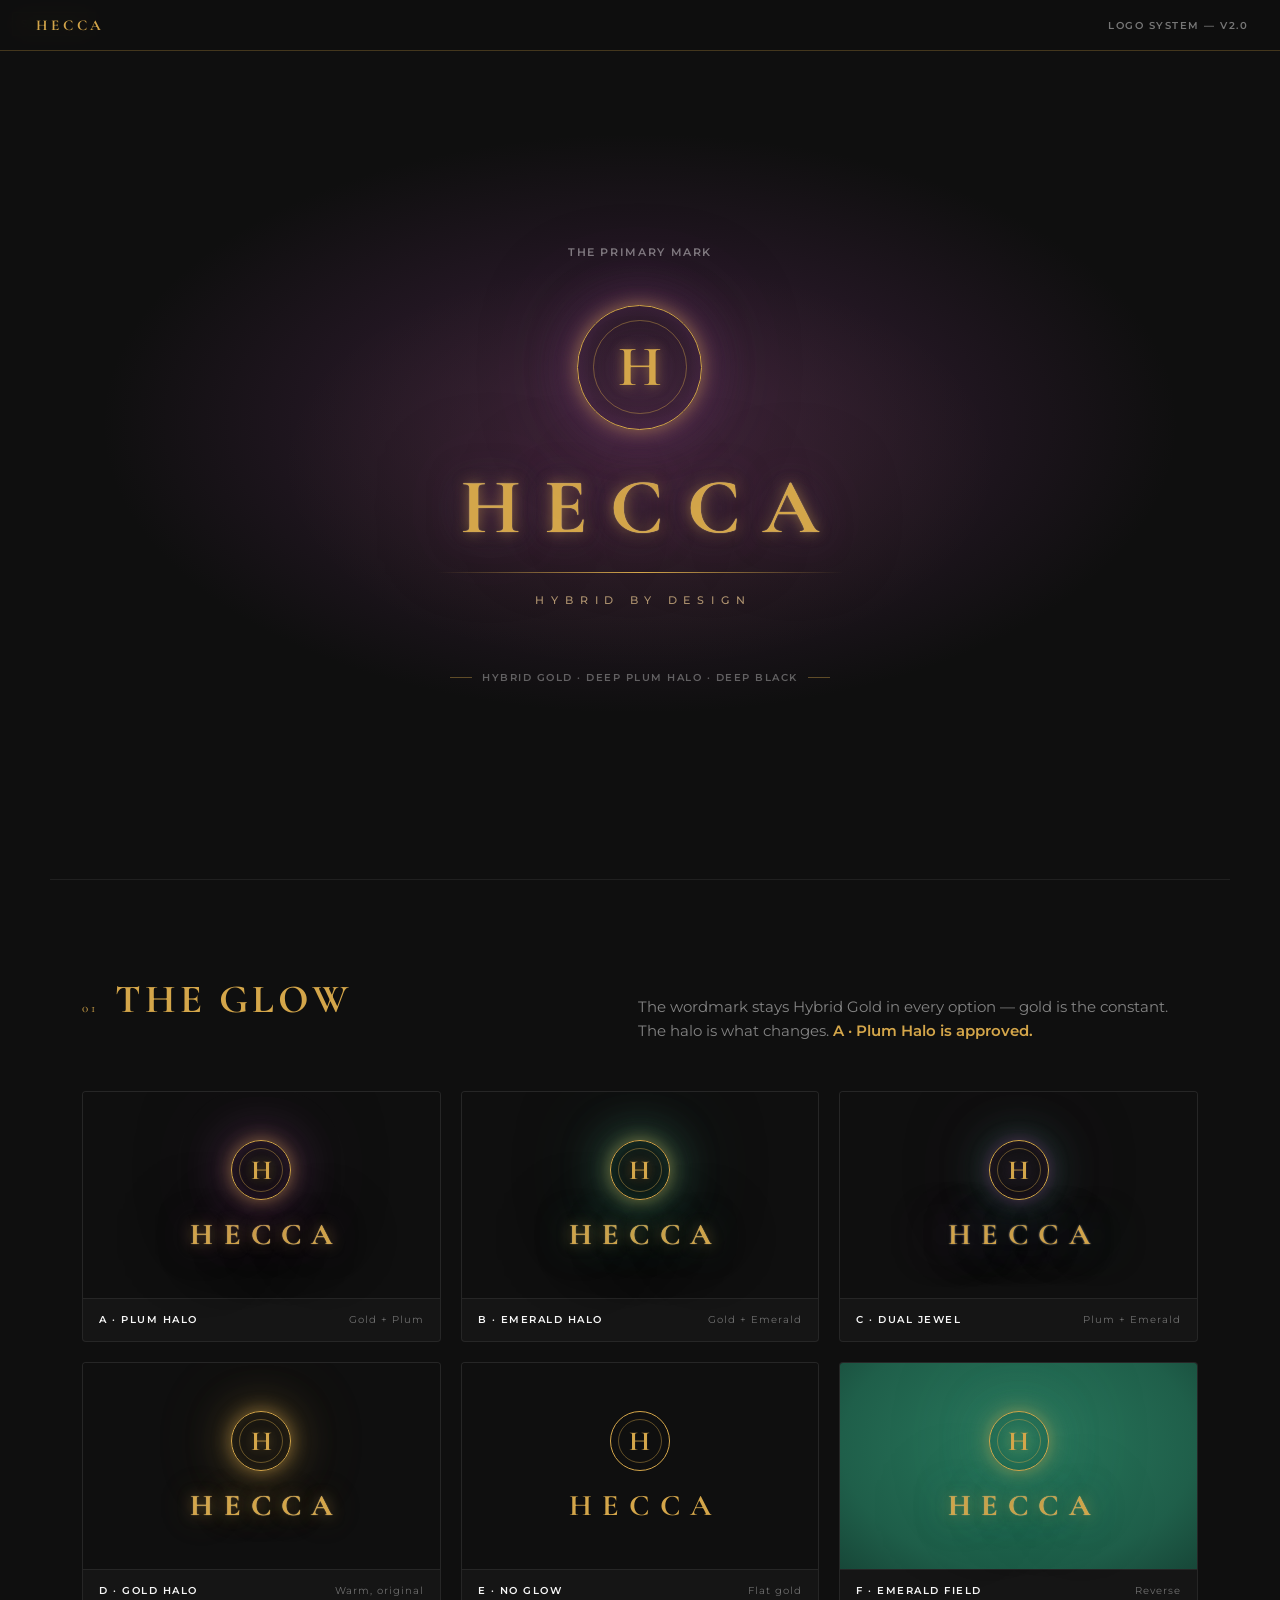
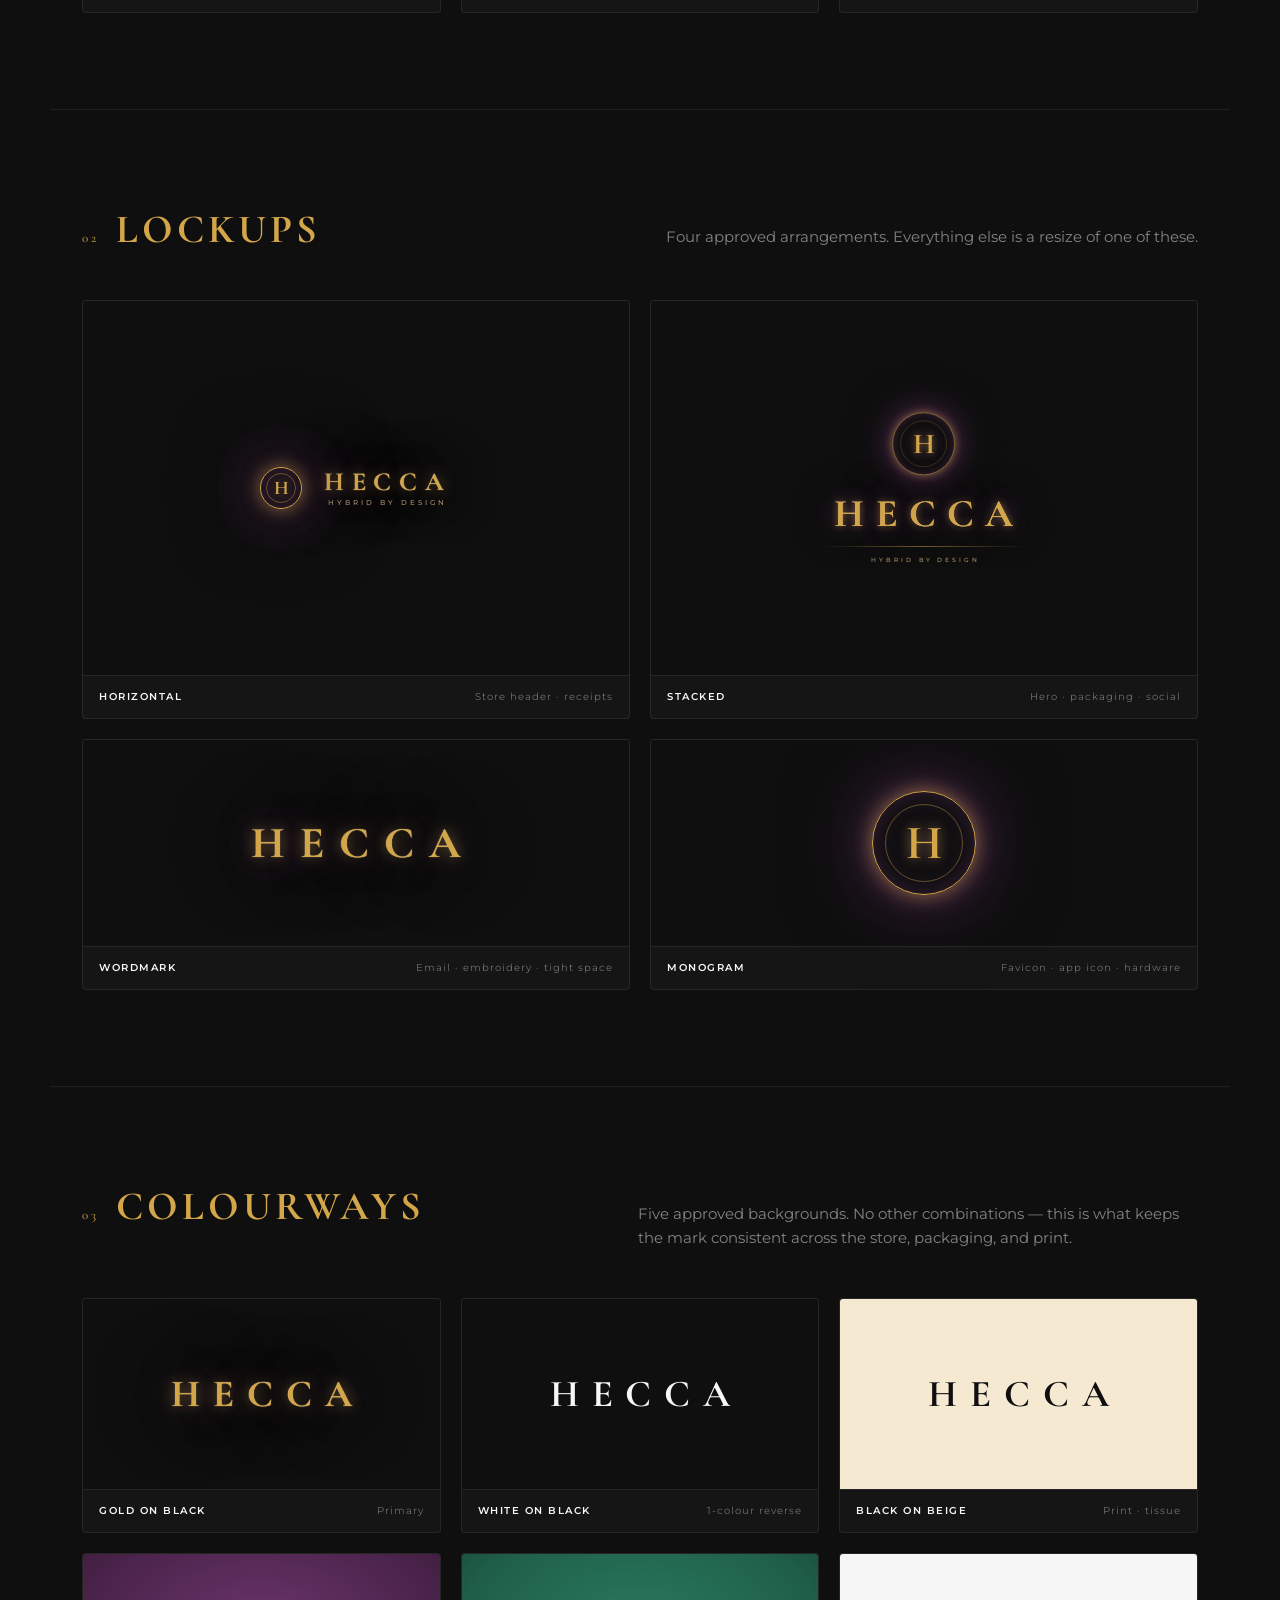
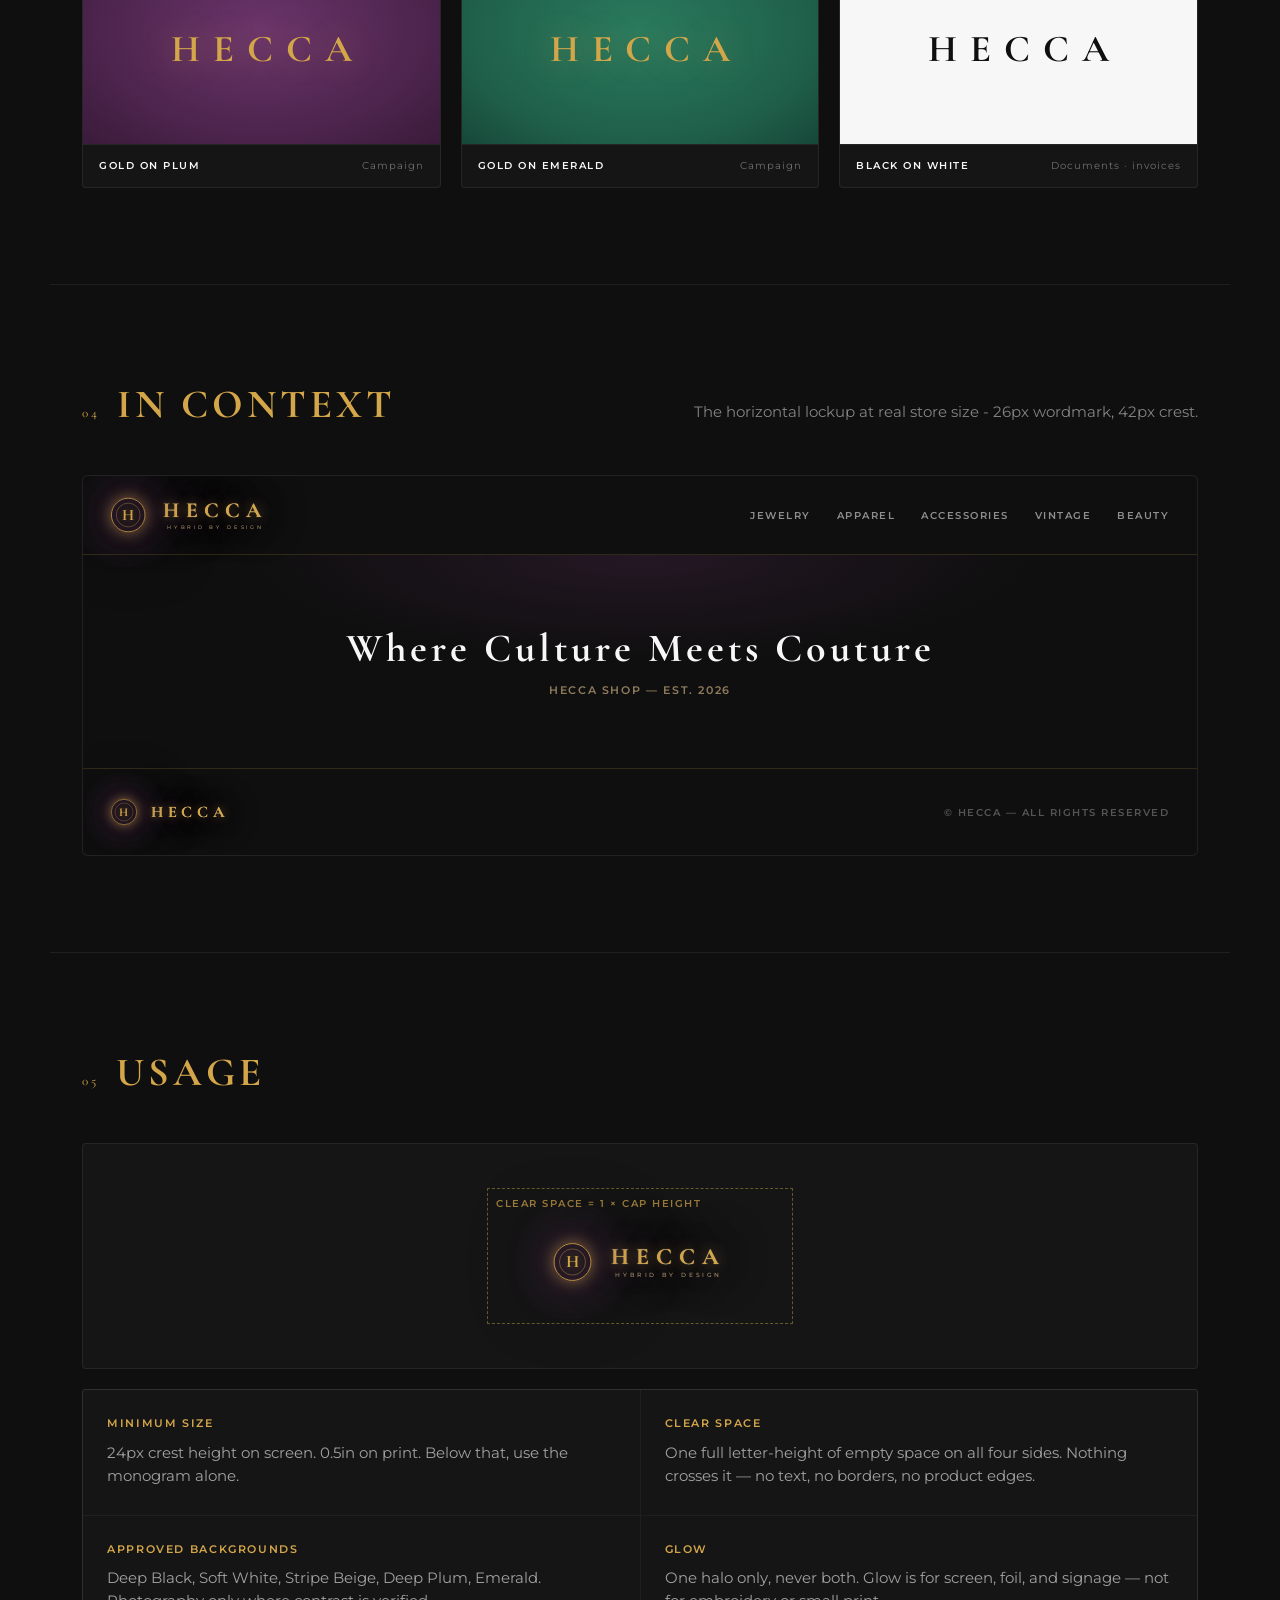
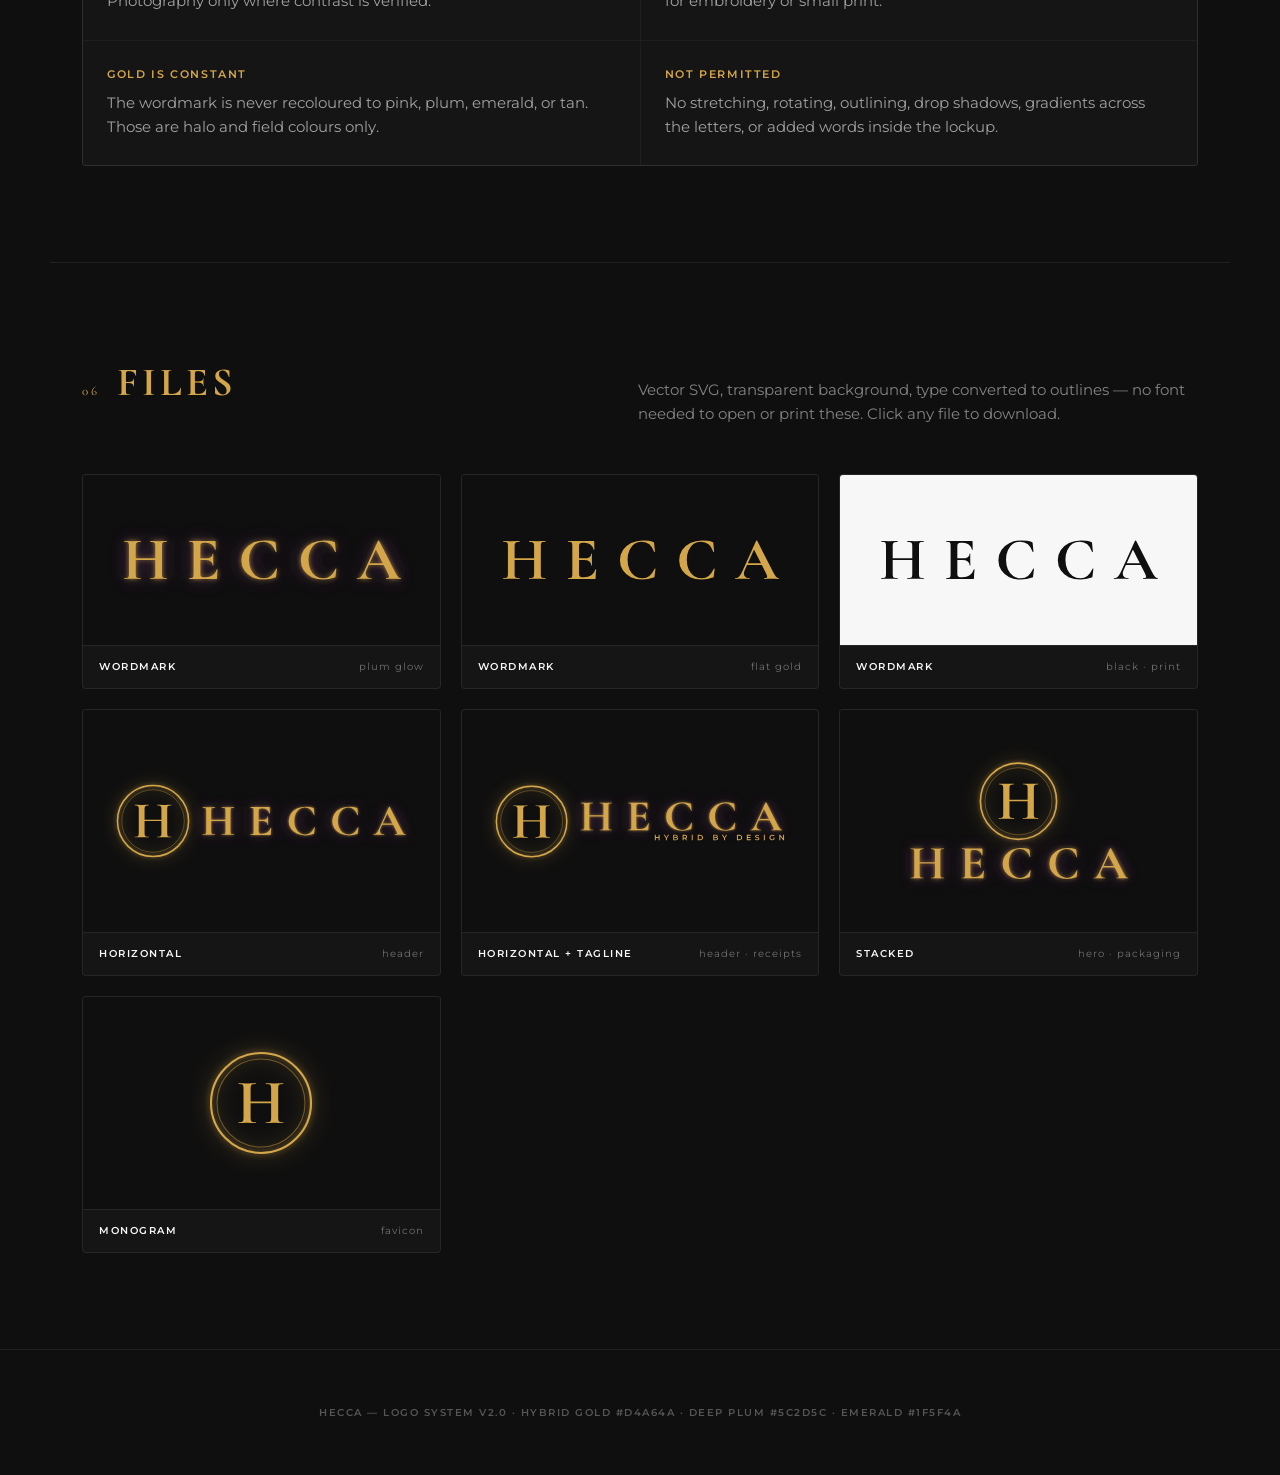
<file: logo.html>
<!DOCTYPE html>
<html lang="en">
<head>
<meta charset="UTF-8" />
<meta name="viewport" content="width=device-width, initial-scale=1.0" />
<title>HECCA — Logo System v2</title>
<link href="https://fonts.googleapis.com/css2?family=Cormorant+Garamond:ital,wght@0,400;0,500;0,600;0,700;1,400&family=Montserrat:wght@300;400;500;600;700&display=swap" rel="stylesheet" />
<style>
  :root{
    --gold:#D4A64A;
    --gold-hi:#EFD49A;
    --gold-lo:#B4863A;
    --black:#0F0F0F;
    --white:#F7F7F7;
    --pink:#E84C7F;
    --tan:#C8A97E;
    --beige:#F5E9D2;
    --plum:#5C2D5C;
    --emerald:#1F5F4A;
    --emerald-hi:#3E8C6E;
    --card:#151515;
    --line:rgba(212,166,74,.28);

    /* ---- Families (brand guide 05) ---- */
    --font-display:'Cormorant Garamond', Georgia, serif;
    --font-body:'Montserrat', Arial, sans-serif;

    /* ---- Type scale, hard-coded from the brand guide's hierarchy ---- */
    /* H1 — Hero        Cormorant Garamond 700 · 64–80px · 0.3em  */
    --h1-size:clamp(64px, 7.2vw, 80px);
    --h1-weight:700;
    --h1-track:.3em;
    --h1-leading:1.1;

    /* H2 — Section     Cormorant Garamond 700 · 32–40px · 0.1em  */
    --h2-size:clamp(32px, 3.6vw, 40px);
    --h2-weight:700;
    --h2-track:.1em;
    --h2-leading:1.15;

    /* Body             Montserrat 400 · 14–16px · normal        */
    --body-size:clamp(14px, 1.15vw, 16px);
    --body-weight:400;
    --body-track:normal;
    --body-leading:1.6;

    /* Pull Quote       Cormorant Garamond Italic 400 · 22–28px  */
    --quote-size:clamp(22px, 2.4vw, 28px);
    --quote-weight:400;
    --quote-track:normal;
    --quote-leading:1.5;

    /* Label            Montserrat 600 · 10–12px · 0.15em        */
    --label-size:clamp(10px, .85vw, 12px);
    --label-weight:600;
    --label-track:.15em;
    --label-leading:1.4;
  }

  /* ---- Type utilities: use these instead of ad-hoc sizes ---- */
  .t-h1{
    font-family:var(--font-display);
    font-weight:var(--h1-weight);
    font-size:var(--h1-size);
    letter-spacing:var(--h1-track);
    line-height:var(--h1-leading);
    text-transform:uppercase;
  }
  .t-h2{
    font-family:var(--font-display);
    font-weight:var(--h2-weight);
    font-size:var(--h2-size);
    letter-spacing:var(--h2-track);
    line-height:var(--h2-leading);
    text-transform:uppercase;
  }
  .t-body{
    font-family:var(--font-body);
    font-weight:var(--body-weight);
    font-size:var(--body-size);
    letter-spacing:var(--body-track);
    line-height:var(--body-leading);
  }
  .t-quote{
    font-family:var(--font-display);
    font-style:italic;
    font-weight:var(--quote-weight);
    font-size:var(--quote-size);
    letter-spacing:var(--quote-track);
    line-height:var(--quote-leading);
  }
  .t-label{
    font-family:var(--font-body);
    font-weight:var(--label-weight);
    font-size:var(--label-size);
    letter-spacing:var(--label-track);
    line-height:var(--label-leading);
    text-transform:uppercase;
  }
  .t-label-sm{
    font-family:var(--font-body);
    font-weight:var(--label-weight);
    font-size:10px;
    letter-spacing:.15em;
    line-height:1.4;
    text-transform:uppercase;
  }
  *{box-sizing:border-box;margin:0;padding:0}
  html{scroll-behavior:smooth}
  body{
    background:var(--black);color:var(--white);
    font-family:'Montserrat',Arial,sans-serif;
    -webkit-font-smoothing:antialiased;
    overflow-x:hidden;
  }
  .display{font-family:'Cormorant Garamond',Georgia,serif}

  /* ============ TOP BAR ============ */
  .topbar{
    position:sticky;top:0;z-index:40;
    display:flex;justify-content:space-between;align-items:center;
    padding:16px 32px;
    background:rgba(15,15,15,.92);
    border-bottom:1px solid var(--line);
    backdrop-filter:blur(12px);
  }
  .tb-mark{
    font-family:'Cormorant Garamond',serif;font-weight:700;
    letter-spacing:.26em;font-size:15px;color:var(--gold);
    padding-left:.26em;
  }
  .tb-label{
    font-family:var(--font-body);
    font-weight:var(--label-weight);
    font-size:10px;letter-spacing:.15em;text-transform:uppercase;
    color:rgba(247,247,247,.45);
  }

  /* ============ HERO ============ */
  .hero{
    position:relative;min-height:92vh;
    display:flex;flex-direction:column;align-items:center;justify-content:center;
    padding:80px 24px;overflow:hidden;
  }
  .hero::before{
    content:'';position:absolute;inset:0;
    background:
      radial-gradient(ellipse 60% 50% at 50% 45%, rgba(92,45,92,.55) 0%, transparent 70%),
      radial-gradient(ellipse 40% 35% at 50% 50%, rgba(212,166,74,.10) 0%, transparent 70%);
    pointer-events:none;
  }
  .hero-inner{position:relative;z-index:1;display:flex;flex-direction:column;align-items:center}
  .eyebrow{
    font-family:var(--font-body);
    font-weight:var(--label-weight);
    font-size:var(--label-size);letter-spacing:var(--label-track);
    line-height:var(--label-leading);text-transform:uppercase;
    color:rgba(247,247,247,.45);margin-bottom:44px;
  }
  .stamp{
    margin-top:64px;display:flex;gap:10px;align-items:center;
    font-family:var(--font-body);
    font-weight:var(--label-weight);
    font-size:10px;letter-spacing:.15em;
    line-height:1.4;text-transform:uppercase;
    color:rgba(247,247,247,.35);
  }
  .stamp i{width:22px;height:1px;background:rgba(212,166,74,.4);display:block}

  /* ============ LOCKUP PRIMITIVES ============ */
  .lockup{display:flex;flex-direction:column;align-items:center;gap:0}
  .crest{
    position:relative;
    width:1em;height:1em;border-radius:50%;
    border:1.5px solid var(--gold);
    display:grid;place-items:center;
    flex:none;
  }
  .crest::before{
    content:'';position:absolute;inset:12%;
    border-radius:50%;border:1px solid rgba(212,166,74,.42);
  }
  .crest-h{
    font-family:'Cormorant Garamond',serif;font-weight:700;
    font-size:.46em;line-height:1;color:var(--gold);
    padding-top:.02em;
  }
  .wordmark{
    font-family:'Cormorant Garamond',serif;font-weight:700;
    letter-spacing:.34em;padding-left:.34em;line-height:1;
    color:var(--gold);white-space:nowrap;
  }
  .tagline{
    font-size:8px;letter-spacing:.52em;padding-left:.52em;
    text-transform:uppercase;font-weight:500;
    color:rgba(200,169,126,.85);white-space:nowrap;
  }
  .hair{
    height:1px;background:linear-gradient(90deg,transparent,var(--gold),transparent);
  }

  /* ---- glow treatments ---- */
  [data-glow="plum"]{
    --g1:rgba(239,212,154,.9);
    --g2:rgba(212,166,74,.55);
    --g3:rgba(92,45,92,.85);
    --g4:rgba(92,45,92,.5);
  }
  [data-glow="emerald"]{
    --g1:rgba(239,212,154,.9);
    --g2:rgba(212,166,74,.5);
    --g3:rgba(62,140,110,.8);
    --g4:rgba(31,95,74,.55);
  }
  [data-glow="dual"]{
    --g1:rgba(247,247,247,.9);
    --g2:rgba(92,45,92,.8);
    --g3:rgba(31,95,74,.75);
    --g4:rgba(92,45,92,.35);
  }
  [data-glow="flat"]{
    --g1:transparent;--g2:transparent;--g3:transparent;--g4:transparent;
  }
  [data-glow="gold"]{
    --g1:rgba(239,212,154,.9);
    --g2:rgba(212,166,74,.55);
    --g3:rgba(212,166,74,.35);
    --g4:rgba(212,166,74,.18);
  }
  [data-glow] .wordmark, .wordmark[data-glow]{
    text-shadow:
      0 0 1px var(--g1),
      0 0 14px var(--g2),
      0 0 36px var(--g3),
      0 0 88px var(--g4);
  }
  [data-glow] .crest, .crest[data-glow]{
    box-shadow:
      0 0 18px var(--g2),
      0 0 46px var(--g3),
      0 0 90px var(--g4),
      inset 0 0 22px var(--g4);
  }
  [data-glow] .crest-h, .crest[data-glow] .crest-h{
    text-shadow:0 0 12px var(--g2), 0 0 30px var(--g3);
  }
  /* dual jewel reads as two separate light sources, not a single halo */
  [data-glow="dual"] .wordmark{
    text-shadow:
      -16px 0 44px rgba(92,45,92,.95),
      16px 0 44px rgba(31,95,74,.95),
      0 0 80px rgba(92,45,92,.45),
      0 0 2px rgba(247,247,247,.55);
  }

  /* sizes */
  .lx{--crest-size:60px}
  .lx .crest{font-size:var(--crest-size)}
  .lx .wordmark{font-size:30px}

  /* ---- stacked (hero) ---- */
  .lockup.stacked .crest{font-size:clamp(67px,13.6vw,125px);margin-bottom:38px}
  .lockup.stacked .wordmark{font-size:clamp(42px,8.5vw,78px);letter-spacing:.30em;padding-left:.30em}
  .lockup.stacked .wordmark + .hair{width:100%;margin:26px 0 20px}
  .lockup.stacked .tagline{font-size:11px;letter-spacing:.62em;padding-left:.62em}

  /* ---- horizontal ---- */
  .lockup.horizontal{
    flex-direction:row;align-items:center;gap:14px;
  }
  .lockup.horizontal .crest{font-size:42px;margin-bottom:0}
  .lockup.horizontal .wordmark{font-size:26px;letter-spacing:.30em;padding-left:.30em}
  .lockup.horizontal .stack{display:flex;flex-direction:column;gap:4px;align-items:stretch}
  .lockup.horizontal .tagline{
    font-size:6.5px;letter-spacing:.46em;
    padding-left:0;padding-right:.74em;
    text-align:right;
  }

  /* ============ SECTION SHELL ============ */
  section.block{
    max-width:1180px;margin:0 auto;padding:96px 32px;
    border-top:1px solid rgba(255,255,255,.07);
  }
  .sec-head{margin-bottom:48px;display:flex;align-items:baseline;gap:18px;flex-wrap:wrap}
  .sec-num{
    font-family:'Cormorant Garamond',serif;font-size:13px;
    color:var(--gold);letter-spacing:.2em;
  }
  .sec-title{
    font-family:var(--font-display);
    font-weight:var(--h2-weight);
    font-size:var(--h2-size);
    letter-spacing:var(--h2-track);
    line-height:var(--h2-leading);
    text-transform:uppercase;
    color:var(--gold);
  }
  .sec-note{
    font-family:var(--font-body);
    font-weight:var(--body-weight);
    font-size:var(--body-size);
    letter-spacing:var(--body-track);
    line-height:var(--body-leading);
    color:rgba(247,247,247,.5);
    max-width:560px;margin-left:auto;
  }

  /* ============ GRIDS ============ */
  .grid{display:grid;gap:20px}
  .g-3{grid-template-columns:repeat(3,1fr)}
  .g-2{grid-template-columns:repeat(2,1fr)}
  .g-5{grid-template-columns:repeat(5,1fr)}
  @media(max-width:900px){.g-3,.g-5{grid-template-columns:repeat(2,1fr)}.g-2{grid-template-columns:1fr}}
  @media(max-width:560px){.g-3,.g-5{grid-template-columns:1fr}}

  .tile{
    background:var(--card);
    border:1px solid rgba(255,255,255,.07);
    border-radius:4px;
    display:flex;flex-direction:column;
    overflow:hidden;
    text-decoration:none;color:inherit;
    transition:border-color .3s ease, transform .3s ease;
  }
  .tile:hover{border-color:var(--line);transform:translateY(-2px)}
  .tile-stage{
    flex:1;min-height:206px;
    display:flex;align-items:center;justify-content:center;
    padding:36px 20px;position:relative;
  }
  .tile-meta{
    border-top:1px solid rgba(255,255,255,.07);
    padding:14px 16px;display:flex;justify-content:space-between;
    align-items:baseline;gap:10px;
  }
  .tile-name{
    font-family:var(--font-body);
    font-weight:var(--label-weight);
    font-size:10px;
    letter-spacing:.15em;
    line-height:1.4;
    text-transform:uppercase;
    color:var(--white);
  }
  .tile-desc{
    font-family:var(--font-body);
    font-weight:400;
    font-size:10px;
    letter-spacing:.1em;
    color:rgba(247,247,247,.4);
    text-align:right;
  }
  .badge{
    position:absolute;top:12px;left:12px;
    font-family:var(--font-body);
    font-weight:var(--label-weight);
    font-size:10px;
    letter-spacing:.15em;
    line-height:1.4;
    text-transform:uppercase;
    padding:4px 8px;border-radius:2px;
    background:rgba(212,166,74,.14);color:var(--gold);
    border:1px solid rgba(212,166,74,.3);
  }

  /* colourway stages */
  .stage-black{background:var(--black)}
  .stage-plum{background:radial-gradient(ellipse at 50% 40%,#6B356B,#4A234A 70%,#3A1B3A)}
  .stage-emerald{background:radial-gradient(ellipse at 50% 40%,#2A7A5E,#1F5F4A 70%,#174738)}
  .stage-beige{background:var(--beige)}
  .stage-white{background:var(--white)}
  .stage-plum .wordmark,.stage-plum .crest-h{color:var(--gold)}
  .stage-emerald .wordmark,.stage-emerald .crest-h{color:var(--gold)}

  .mono-black .wordmark,.mono-black .crest-h{color:var(--black);text-shadow:none}
  .mono-black .crest{border-color:var(--black);box-shadow:none}
  .mono-black .crest::before{border-color:rgba(15,15,15,.4)}
  .mono-black .tagline{color:rgba(15,15,15,.55)}

  .mono-white .wordmark,.mono-white .crest-h{color:var(--white);text-shadow:none}
  .mono-white .crest{border-color:var(--white);box-shadow:none}
  .mono-white .crest::before{border-color:rgba(247,247,247,.45)}
  .mono-white .tagline{color:rgba(247,247,247,.55)}

  /* ============ HEADER PREVIEW ============ */
  .preview-shell{
    border:1px solid rgba(255,255,255,.08);
    border-radius:6px;overflow:hidden;background:var(--black);
  }
  .mock-header{
    display:flex;align-items:center;justify-content:space-between;
    padding:18px 28px;border-bottom:1px solid rgba(212,166,74,.18);
  }
  .mock-nav{display:flex;gap:26px}
  .mock-nav span{
    font-family:var(--font-body);
    font-weight:var(--label-weight);
    font-size:10px;letter-spacing:.15em;text-transform:uppercase;
    color:rgba(247,247,247,.55);
  }
  .mock-body{
    padding:70px 28px;text-align:center;
    background:
      radial-gradient(ellipse 50% 70% at 50% 0%, rgba(92,45,92,.28), transparent 70%),
      var(--black);
  }
  .mock-body .display{
    font-family:var(--font-display);
    font-weight:var(--h2-weight);
    font-size:var(--h2-size);
    letter-spacing:var(--h2-track);
    line-height:var(--h2-leading);
    color:var(--white);
  }
  .mock-body p{
    font-family:var(--font-body);
    font-weight:var(--label-weight);
    font-size:var(--label-size);letter-spacing:var(--label-track);
    line-height:var(--label-leading);text-transform:uppercase;
    color:rgba(200,169,126,.7);margin-top:12px;
  }
  .mock-footer{
    display:flex;justify-content:space-between;align-items:center;
    padding:22px 28px;border-top:1px solid rgba(212,166,74,.18);
  }
  .mock-footer small{
    font-family:var(--font-body);
    font-weight:var(--label-weight);
    font-size:10px;letter-spacing:.15em;text-transform:uppercase;
    color:rgba(247,247,247,.3);
  }

  /* ============ RULES ============ */
  .rules{
    display:grid;grid-template-columns:repeat(2,1fr);gap:1px;
    background:rgba(255,255,255,.07);
    border:1px solid rgba(255,255,255,.07);border-radius:4px;overflow:hidden;
  }
  @media(max-width:760px){.rules{grid-template-columns:1fr}}
  .rule-cell{background:var(--card);padding:26px 24px}
  .rule-cell h4{
    font-family:var(--font-body);
    font-weight:var(--label-weight);
    font-size:var(--label-size);
    letter-spacing:var(--label-track);
    line-height:var(--label-leading);
    text-transform:uppercase;
    color:var(--gold);margin-bottom:10px;
  }
  .rule-cell p{
    font-family:var(--font-body);
    font-weight:var(--body-weight);
    font-size:var(--body-size);
    letter-spacing:var(--body-track);
    line-height:var(--body-leading);
    color:rgba(247,247,247,.62);
  }
  .dont{color:rgba(247,247,247,.42)}

  /* clear space diagram */
  .clearspace{
    display:flex;align-items:center;justify-content:center;
    padding:44px;background:var(--card);border-radius:4px;
    border:1px solid rgba(255,255,255,.07);
  }
  .cs-box{
    position:relative;padding:52px 56px 40px;
    border:1px dashed rgba(212,166,74,.45);
  }
  .cs-label{
    position:absolute;
    font-family:var(--font-body);
    font-weight:var(--label-weight);
    font-size:10px;letter-spacing:.15em;
    line-height:1.4;text-transform:uppercase;color:rgba(212,166,74,.7);
  }

  footer.page-foot{
    padding:56px 32px;text-align:center;
    border-top:1px solid rgba(255,255,255,.07);
  }
  footer.page-foot p{
    font-family:var(--font-body);
    font-weight:var(--label-weight);
    font-size:10px;letter-spacing:.15em;text-transform:uppercase;
    color:rgba(247,247,247,.3);
  }
</style>
</head>
<body>

<div class="topbar">
  <span class="tb-mark">HECCA</span>
  <span class="tb-label">Logo System — v2.0</span>
</div>

<!-- ============ HERO ============ -->
<div class="hero">
  <div class="hero-inner">
    <p class="eyebrow">The Primary Mark</p>

    <div class="lockup stacked" data-glow="plum">
      <div class="crest"><span class="crest-h">H</span></div>
      <div class="wordmark">HECCA</div>
      <div class="hair"></div>
      <div class="tagline">Hybrid By Design</div>
    </div>

    <div class="stamp">
      <i></i><span>Hybrid Gold · Deep Plum halo · Deep Black</span><i></i>
    </div>
  </div>
</div>

<!-- ============ 01 GLOW OPTIONS ============ -->
<section class="block">
  <div class="sec-head">
    <span class="sec-num">01</span>
    <h2 class="sec-title">The Glow</h2>
    <p class="sec-note">
      The wordmark stays Hybrid Gold in every option — gold is the constant. The halo
      is what changes. <strong style="color:var(--gold);font-weight:600">A · Plum Halo is approved.</strong>
    </p>
  </div>

  <div class="grid g-3">
    <div class="tile">
      <div class="badge">Selected</div>
      <div class="tile-stage stage-black">
        <div class="lockup lx" data-glow="plum">
          <div class="crest" style="margin-bottom:20px"><span class="crest-h">H</span></div>
          <div class="wordmark">HECCA</div>
        </div>
      </div>
      <div class="tile-meta">
        <span class="tile-name">A · Plum Halo</span>
        <span class="tile-desc">Gold + Plum</span>
      </div>
    </div>

    <div class="tile">
      <div class="tile-stage stage-black">
        <div class="lockup lx" data-glow="emerald">
          <div class="crest" style="margin-bottom:20px"><span class="crest-h">H</span></div>
          <div class="wordmark">HECCA</div>
        </div>
      </div>
      <div class="tile-meta">
        <span class="tile-name">B · Emerald Halo</span>
        <span class="tile-desc">Gold + Emerald</span>
      </div>
    </div>

    <div class="tile">
      <div class="tile-stage stage-black">
        <div class="lockup lx" data-glow="dual">
          <div class="crest" style="margin-bottom:20px"><span class="crest-h">H</span></div>
          <div class="wordmark">HECCA</div>
        </div>
      </div>
      <div class="tile-meta">
        <span class="tile-name">C · Dual Jewel</span>
        <span class="tile-desc">Plum + Emerald</span>
      </div>
    </div>

    <div class="tile">
      <div class="tile-stage stage-black">
        <div class="lockup lx" data-glow="gold">
          <div class="crest" style="margin-bottom:20px"><span class="crest-h">H</span></div>
          <div class="wordmark">HECCA</div>
        </div>
      </div>
      <div class="tile-meta">
        <span class="tile-name">D · Gold Halo</span>
        <span class="tile-desc">Warm, original</span>
      </div>
    </div>

    <div class="tile">
      <div class="tile-stage stage-black">
        <div class="lockup lx" data-glow="flat">
          <div class="crest" style="margin-bottom:20px"><span class="crest-h">H</span></div>
          <div class="wordmark">HECCA</div>
        </div>
      </div>
      <div class="tile-meta">
        <span class="tile-name">E · No Glow</span>
        <span class="tile-desc">Flat gold</span>
      </div>
    </div>

    <div class="tile">
      <div class="tile-stage stage-emerald">
        <div class="lockup lx" data-glow="emerald">
          <div class="crest" style="margin-bottom:20px"><span class="crest-h">H</span></div>
          <div class="wordmark">HECCA</div>
        </div>
      </div>
      <div class="tile-meta">
        <span class="tile-name">F · Emerald Field</span>
        <span class="tile-desc">Reverse</span>
      </div>
    </div>
  </div>
</section>

<!-- ============ 02 LOCKUPS ============ -->
<section class="block">
  <div class="sec-head">
    <span class="sec-num">02</span>
    <h2 class="sec-title">Lockups</h2>
    <p class="sec-note">
      Four approved arrangements. Everything else is a resize of one of these.
    </p>
  </div>

  <div class="grid g-2">
    <div class="tile">
      <div class="tile-stage stage-black">
        <div class="lockup horizontal" data-glow="plum">
          <div class="crest"><span class="crest-h">H</span></div>
          <div class="stack">
            <div class="wordmark">HECCA</div>
            <div class="tagline">Hybrid By Design</div>
          </div>
        </div>
      </div>
      <div class="tile-meta">
        <span class="tile-name">Horizontal</span>
        <span class="tile-desc">Store header · receipts</span>
      </div>
    </div>

    <div class="tile">
      <div class="tile-stage stage-black" style="min-height:250px">
        <div class="lockup stacked" data-glow="plum" style="transform:scale(.5)">
          <div class="crest"><span class="crest-h">H</span></div>
          <div class="wordmark">HECCA</div>
          <div class="hair"></div>
          <div class="tagline">Hybrid By Design</div>
        </div>
      </div>
      <div class="tile-meta">
        <span class="tile-name">Stacked</span>
        <span class="tile-desc">Hero · packaging · social</span>
      </div>
    </div>

    <div class="tile">
      <div class="tile-stage stage-black">
        <div class="wordmark" data-glow="plum" style="font-size:44px;color:var(--gold)">HECCA</div>
      </div>
      <div class="tile-meta">
        <span class="tile-name">Wordmark</span>
        <span class="tile-desc">Email · embroidery · tight space</span>
      </div>
    </div>

    <div class="tile">
      <div class="tile-stage stage-black">
        <div class="crest" data-glow="plum" style="font-size:104px"><span class="crest-h">H</span></div>
      </div>
      <div class="tile-meta">
        <span class="tile-name">Monogram</span>
        <span class="tile-desc">Favicon · app icon · hardware</span>
      </div>
    </div>
  </div>
</section>

<!-- ============ 03 COLOURWAYS ============ -->
<section class="block">
  <div class="sec-head">
    <span class="sec-num">03</span>
    <h2 class="sec-title">Colourways</h2>
    <p class="sec-note">
      Five approved backgrounds. No other combinations — this is what keeps the mark
      consistent across the store, packaging, and print.
    </p>
  </div>

  <div class="grid g-3">
    <div class="tile">
      <div class="tile-stage stage-black" style="min-height:190px">
        <div class="wordmark" data-glow="plum" style="font-size:38px;color:var(--gold)">HECCA</div>
      </div>
      <div class="tile-meta"><span class="tile-name">Gold on Black</span><span class="tile-desc">Primary</span></div>
    </div>

    <div class="tile">
      <div class="tile-stage stage-black mono-white" style="min-height:190px">
        <div class="wordmark" style="font-size:38px">HECCA</div>
      </div>
      <div class="tile-meta"><span class="tile-name">White on Black</span><span class="tile-desc">1-colour reverse</span></div>
    </div>

    <div class="tile">
      <div class="tile-stage stage-beige mono-black" style="min-height:190px">
        <div class="wordmark" style="font-size:38px">HECCA</div>
      </div>
      <div class="tile-meta"><span class="tile-name">Black on Beige</span><span class="tile-desc">Print · tissue</span></div>
    </div>

    <div class="tile">
      <div class="tile-stage stage-plum" style="min-height:190px">
        <div class="wordmark" style="font-size:38px;text-shadow:0 0 30px rgba(212,166,74,.45)">HECCA</div>
      </div>
      <div class="tile-meta"><span class="tile-name">Gold on Plum</span><span class="tile-desc">Campaign</span></div>
    </div>

    <div class="tile">
      <div class="tile-stage stage-emerald" style="min-height:190px">
        <div class="wordmark" style="font-size:38px;text-shadow:0 0 30px rgba(212,166,74,.4)">HECCA</div>
      </div>
      <div class="tile-meta"><span class="tile-name">Gold on Emerald</span><span class="tile-desc">Campaign</span></div>
    </div>

    <div class="tile">
      <div class="tile-stage stage-white mono-black" style="min-height:190px">
        <div class="wordmark" style="font-size:38px">HECCA</div>
      </div>
      <div class="tile-meta"><span class="tile-name">Black on White</span><span class="tile-desc">Documents · invoices</span></div>
    </div>
  </div>
</section>

<!-- ============ 04 IN CONTEXT ============ -->
<section class="block">
  <div class="sec-head">
    <span class="sec-num">04</span>
    <h2 class="sec-title">In Context</h2>
    <p class="sec-note">
      The horizontal lockup at real store size - 26px wordmark, 42px crest.
    </p>
  </div>

  <div class="preview-shell">
    <div class="mock-header">
      <div class="lockup horizontal" data-glow="plum" style="transform:scale(.82);transform-origin:left center">
        <div class="crest"><span class="crest-h">H</span></div>
        <div class="stack">
          <div class="wordmark">HECCA</div>
          <div class="tagline">Hybrid By Design</div>
        </div>
      </div>
      <div class="mock-nav">
        <span>Jewelry</span><span>Apparel</span><span>Accessories</span><span>Vintage</span><span>Beauty</span>
      </div>
    </div>

    <div class="mock-body">
      <div class="display">Where Culture Meets Couture</div>
      <p>Hecca Shop — Est. 2026</p>
    </div>

    <div class="mock-footer">
      <div class="lockup horizontal" data-glow="plum" style="transform:scale(.62);transform-origin:left center">
        <div class="crest"><span class="crest-h">H</span></div>
        <div class="stack">
          <div class="wordmark">HECCA</div>
        </div>
      </div>
      <small>© HECCA — ALL RIGHTS RESERVED</small>
    </div>
  </div>
</section>

<!-- ============ 05 RULES ============ -->
<section class="block">
  <div class="sec-head">
    <span class="sec-num">05</span>
    <h2 class="sec-title">Usage</h2>
  </div>

  <div class="clearspace" style="margin-bottom:20px">
    <div class="cs-box">
      <span class="cs-label" style="top:8px;left:8px">Clear space = 1 × cap height</span>
      <div class="lockup horizontal" data-glow="plum" style="transform:scale(.9)">
        <div class="crest"><span class="crest-h">H</span></div>
        <div class="stack">
          <div class="wordmark">HECCA</div>
          <div class="tagline">Hybrid By Design</div>
        </div>
      </div>
    </div>
  </div>

  <div class="rules">
    <div class="rule-cell">
      <h4>Minimum size</h4>
      <p>24px crest height on screen. 0.5in on print. Below that, use the monogram alone.</p>
    </div>
    <div class="rule-cell">
      <h4>Clear space</h4>
      <p>One full letter-height of empty space on all four sides. Nothing crosses it — no text, no borders, no product edges.</p>
    </div>
    <div class="rule-cell">
      <h4>Approved backgrounds</h4>
      <p>Deep Black, Soft White, Stripe Beige, Deep Plum, Emerald. Photography only where contrast is verified.</p>
    </div>
    <div class="rule-cell">
      <h4>Glow</h4>
      <p>One halo only, never both. Glow is for screen, foil, and signage — not for embroidery or small print.</p>
    </div>
    <div class="rule-cell">
      <h4>Gold is constant</h4>
      <p>The wordmark is never recoloured to pink, plum, emerald, or tan. Those are halo and field colours only.</p>
    </div>
    <div class="rule-cell">
      <h4 class="dont">Not permitted</h4>
      <p class="dont">No stretching, rotating, outlining, drop shadows, gradients across the letters, or added words inside the lockup.</p>
    </div>
  </div>
</section>

<!-- ============ 06 FILES ============ -->
<section class="block">
  <div class="sec-head">
    <span class="sec-num">06</span>
    <h2 class="sec-title">Files</h2>
    <p class="sec-note">
      Vector SVG, transparent background, type converted to outlines — no font needed
      to open or print these. Click any file to download.
    </p>
  </div>

  <div class="grid g-3">
    <a class="tile" href="logos/hecca-wordmark-plum.svg" download>
      <div class="tile-stage stage-black" style="min-height:170px">
        <img src="logos/hecca-wordmark-plum.svg" alt="HECCA wordmark with plum glow" style="max-width:100%;max-height:120px" />
      </div>
      <div class="tile-meta"><span class="tile-name">Wordmark</span><span class="tile-desc">plum glow</span></div>
    </a>

    <a class="tile" href="logos/hecca-wordmark-flat.svg" download>
      <div class="tile-stage stage-black" style="min-height:170px">
        <img src="logos/hecca-wordmark-flat.svg" alt="HECCA flat gold wordmark" style="max-width:100%;max-height:120px" />
      </div>
      <div class="tile-meta"><span class="tile-name">Wordmark</span><span class="tile-desc">flat gold</span></div>
    </a>

    <a class="tile" href="logos/hecca-wordmark-black.svg" download>
      <div class="tile-stage stage-white" style="min-height:170px">
        <img src="logos/hecca-wordmark-black.svg" alt="HECCA black wordmark" style="max-width:100%;max-height:120px" />
      </div>
      <div class="tile-meta"><span class="tile-name">Wordmark</span><span class="tile-desc">black · print</span></div>
    </a>

    <a class="tile" href="logos/hecca-lockup-horizontal-plum.svg" download>
      <div class="tile-stage stage-black" style="min-height:170px">
        <img src="logos/hecca-lockup-horizontal-plum.svg" alt="HECCA horizontal lockup" style="max-width:100%;max-height:100px" />
      </div>
      <div class="tile-meta"><span class="tile-name">Horizontal</span><span class="tile-desc">header</span></div>
    </a>

    <a class="tile" href="logos/hecca-lockup-horizontal-tagline-plum.svg" download>
      <div class="tile-stage stage-black" style="min-height:170px">
        <img src="logos/hecca-lockup-horizontal-tagline-plum.svg" alt="HECCA horizontal lockup with the Hybrid By Design tagline" style="max-width:100%;max-height:110px" />
      </div>
      <div class="tile-meta"><span class="tile-name">Horizontal + Tagline</span><span class="tile-desc">header · receipts</span></div>
    </a>

    <a class="tile" href="logos/hecca-lockup-stacked-plum.svg" download>
      <div class="tile-stage stage-black" style="min-height:170px">
        <img src="logos/hecca-lockup-stacked-plum.svg" alt="HECCA stacked lockup" style="max-width:100%;max-height:150px" />
      </div>
      <div class="tile-meta"><span class="tile-name">Stacked</span><span class="tile-desc">hero · packaging</span></div>
    </a>

    <a class="tile" href="logos/hecca-monogram-plum.svg" download>
      <div class="tile-stage stage-black" style="min-height:170px">
        <img src="logos/hecca-monogram-plum.svg" alt="HECCA monogram" style="max-width:100%;max-height:140px" />
      </div>
      <div class="tile-meta"><span class="tile-name">Monogram</span><span class="tile-desc">favicon</span></div>
    </a>
  </div>
</section>

<footer class="page-foot">
  <p>HECCA — Logo System v2.0 · Hybrid Gold #D4A64A · Deep Plum #5C2D5C · Emerald #1F5F4A</p>
</footer>

</body>
</html>
</file>
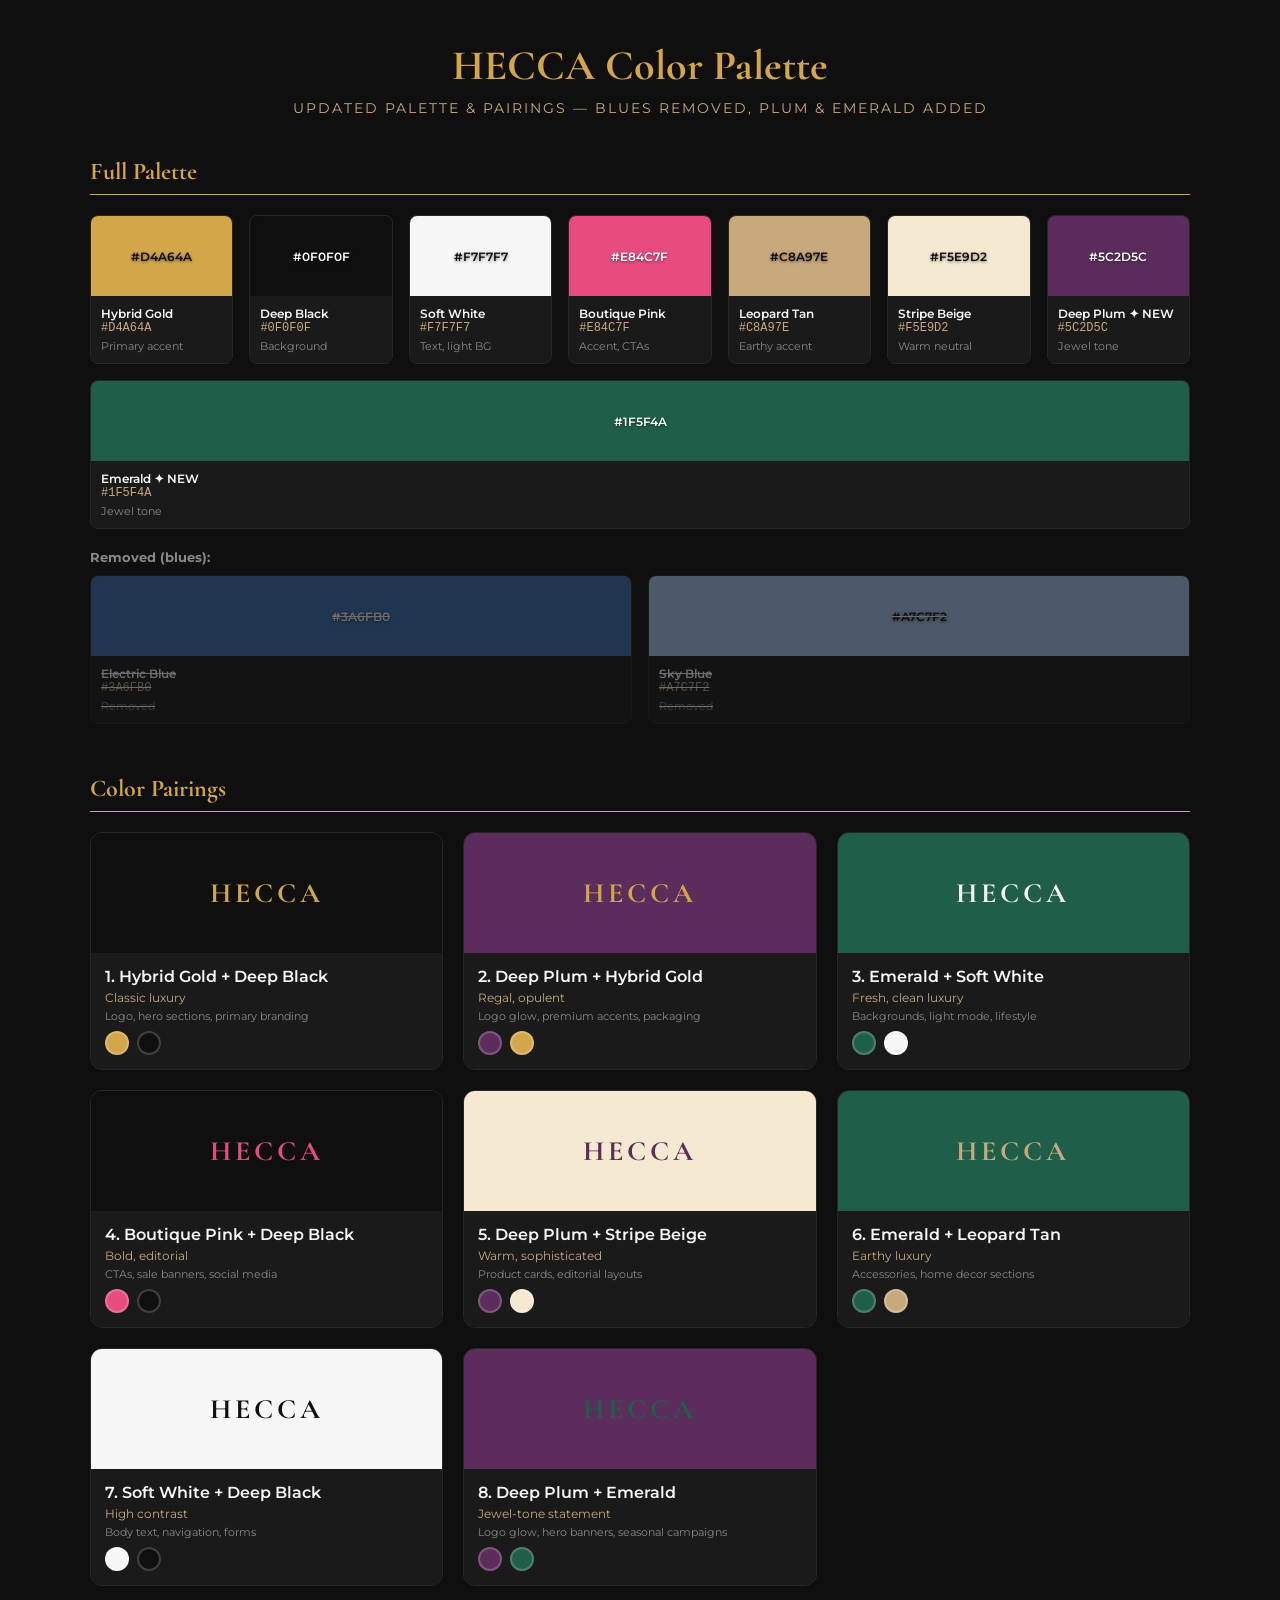
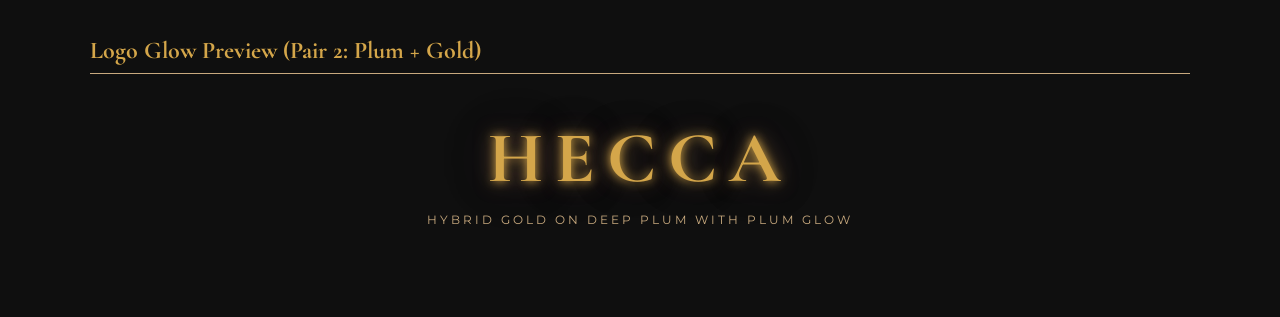
<file: hecca-shop/color-palette.html>
<!DOCTYPE html>
<html lang="en">
<head>
<meta charset="UTF-8">
<meta name="viewport" content="width=device-width, initial-scale=1.0">
<title>HECCA Color Palette — Pairings</title>
<style>
  * { box-sizing: border-box; margin: 0; padding: 0; }
  body {
    font-family: 'Montserrat', sans-serif;
    background: #0F0F0F;
    color: #F7F7F7;
    padding: 40px 20px;
  }
  h1 {
    font-family: 'Cormorant Garamond', serif;
    font-size: 42px;
    text-align: center;
    margin-bottom: 8px;
    color: #D4A64A;
  }
  .subtitle {
    text-align: center;
    color: #C8A97E;
    margin-bottom: 40px;
    font-size: 14px;
    letter-spacing: 2px;
    text-transform: uppercase;
  }
  .palette-section {
    max-width: 1100px;
    margin: 0 auto 50px;
  }
  .section-title {
    font-family: 'Cormorant Garamond', serif;
    font-size: 24px;
    color: #D4A64A;
    margin-bottom: 20px;
    border-bottom: 1px solid #C8A97E;
    padding-bottom: 8px;
  }
  .swatches {
    display: flex;
    flex-wrap: wrap;
    gap: 16px;
    margin-bottom: 20px;
  }
  .swatch {
    flex: 1 1 140px;
    min-width: 140px;
    border-radius: 8px;
    overflow: hidden;
    border: 1px solid rgba(255,255,255,0.1);
  }
  .swatch-color {
    height: 80px;
    display: flex;
    align-items: center;
    justify-content: center;
    font-size: 12px;
    font-weight: 600;
    color: #fff;
    text-shadow: 0 1px 3px rgba(0,0,0,0.5);
  }
  .swatch-info {
    background: #1a1a1a;
    padding: 10px;
    font-size: 12px;
  }
  .swatch-info .name { font-weight: 600; color: #F7F7F7; }
  .swatch-info .hex { color: #C8A97E; font-family: monospace; }
  .swatch-info .role { color: #888; font-size: 11px; margin-top: 4px; }
  .removed {
    opacity: 0.4;
    text-decoration: line-through;
  }
  .pairs-grid {
    display: grid;
    grid-template-columns: repeat(auto-fill, minmax(300px, 1fr));
    gap: 20px;
  }
  .pair-card {
    border-radius: 12px;
    overflow: hidden;
    border: 1px solid rgba(255,255,255,0.1);
  }
  .pair-preview {
    height: 120px;
    display: flex;
    align-items: center;
    justify-content: center;
    font-family: 'Cormorant Garamond', serif;
    font-size: 28px;
    font-weight: 700;
    letter-spacing: 4px;
    position: relative;
  }
  .pair-info {
    background: #1a1a1a;
    padding: 14px;
  }
  .pair-info .pair-name {
    font-weight: 600;
    color: #F7F7F7;
    margin-bottom: 4px;
  }
  .pair-info .pair-vibe {
    color: #C8A97E;
    font-size: 12px;
    margin-bottom: 4px;
  }
  .pair-info .pair-use {
    color: #888;
    font-size: 11px;
  }
  .pair-colors {
    display: flex;
    gap: 8px;
    margin-top: 8px;
  }
  .pair-color-dot {
    width: 24px;
    height: 24px;
    border-radius: 50%;
    border: 2px solid rgba(255,255,255,0.2);
  }
  .glow-demo {
    margin-top: 40px;
    text-align: center;
  }
  .glow-text {
    font-family: 'Cormorant Garamond', serif;
    font-size: 72px;
    font-weight: 700;
    letter-spacing: 12px;
    color: #D4A64A;
    text-shadow: 0 0 10px #D4A64A, 0 0 20px #D4A64A80, 0 0 40px #5C2D5C60, 0 0 80px #5C2D5C30;
  }
  .glow-sub {
    color: #C8A97E;
    font-size: 12px;
    letter-spacing: 3px;
    text-transform: uppercase;
    margin-top: 10px;
  }
</style>
<link href="https://fonts.googleapis.com/css2?family=Cormorant+Garamond:wght@400;600;700&family=Montserrat:wght@300;400;500;600&display=swap" rel="stylesheet">
</head>
<body>

<h1>HECCA Color Palette</h1>
<p class="subtitle">Updated Palette &amp; Pairings — Blues Removed, Plum &amp; Emerald Added</p>

<!-- Full Palette -->
<div class="palette-section">
  <h2 class="section-title">Full Palette</h2>
  <div class="swatches">
    <div class="swatch">
      <div class="swatch-color" style="background:#D4A64A;color:#0F0F0F;">#D4A64A</div>
      <div class="swatch-info"><div class="name">Hybrid Gold</div><div class="hex">#D4A64A</div><div class="role">Primary accent</div></div>
    </div>
    <div class="swatch">
      <div class="swatch-color" style="background:#0F0F0F;">#0F0F0F</div>
      <div class="swatch-info"><div class="name">Deep Black</div><div class="hex">#0F0F0F</div><div class="role">Background</div></div>
    </div>
    <div class="swatch">
      <div class="swatch-color" style="background:#F7F7F7;color:#0F0F0F;">#F7F7F7</div>
      <div class="swatch-info"><div class="name">Soft White</div><div class="hex">#F7F7F7</div><div class="role">Text, light BG</div></div>
    </div>
    <div class="swatch">
      <div class="swatch-color" style="background:#E84C7F;">#E84C7F</div>
      <div class="swatch-info"><div class="name">Boutique Pink</div><div class="hex">#E84C7F</div><div class="role">Accent, CTAs</div></div>
    </div>
    <div class="swatch">
      <div class="swatch-color" style="background:#C8A97E;color:#0F0F0F;">#C8A97E</div>
      <div class="swatch-info"><div class="name">Leopard Tan</div><div class="hex">#C8A97E</div><div class="role">Earthy accent</div></div>
    </div>
    <div class="swatch">
      <div class="swatch-color" style="background:#F5E9D2;color:#0F0F0F;">#F5E9D2</div>
      <div class="swatch-info"><div class="name">Stripe Beige</div><div class="hex">#F5E9D2</div><div class="role">Warm neutral</div></div>
    </div>
    <div class="swatch">
      <div class="swatch-color" style="background:#5C2D5C;">#5C2D5C</div>
      <div class="swatch-info"><div class="name">Deep Plum ✦ NEW</div><div class="hex">#5C2D5C</div><div class="role">Jewel tone</div></div>
    </div>
    <div class="swatch">
      <div class="swatch-color" style="background:#1F5F4A;">#1F5F4A</div>
      <div class="swatch-info"><div class="name">Emerald ✦ NEW</div><div class="hex">#1F5F4A</div><div class="role">Jewel tone</div></div>
    </div>
  </div>
  <h3 style="color:#888;font-size:13px;margin-bottom:10px;">Removed (blues):</h3>
  <div class="swatches">
    <div class="swatch removed">
      <div class="swatch-color" style="background:#3A6FB0;">#3A6FB0</div>
      <div class="swatch-info"><div class="name">Electric Blue</div><div class="hex">#3A6FB0</div><div class="role">Removed</div></div>
    </div>
    <div class="swatch removed">
      <div class="swatch-color" style="background:#A7C7F2;color:#0F0F0F;">#A7C7F2</div>
      <div class="swatch-info"><div class="name">Sky Blue</div><div class="hex">#A7C7F2</div><div class="role">Removed</div></div>
    </div>
  </div>
</div>

<!-- Color Pairs -->
<div class="palette-section">
  <h2 class="section-title">Color Pairings</h2>
  <div class="pairs-grid">

    <div class="pair-card">
      <div class="pair-preview" style="background:#0F0F0F;color:#D4A64A;">HECCA</div>
      <div class="pair-info">
        <div class="pair-name">1. Hybrid Gold + Deep Black</div>
        <div class="pair-vibe">Classic luxury</div>
        <div class="pair-use">Logo, hero sections, primary branding</div>
        <div class="pair-colors">
          <div class="pair-color-dot" style="background:#D4A64A;"></div>
          <div class="pair-color-dot" style="background:#0F0F0F;"></div>
        </div>
      </div>
    </div>

    <div class="pair-card">
      <div class="pair-preview" style="background:#5C2D5C;color:#D4A64A;">HECCA</div>
      <div class="pair-info">
        <div class="pair-name">2. Deep Plum + Hybrid Gold</div>
        <div class="pair-vibe">Regal, opulent</div>
        <div class="pair-use">Logo glow, premium accents, packaging</div>
        <div class="pair-colors">
          <div class="pair-color-dot" style="background:#5C2D5C;"></div>
          <div class="pair-color-dot" style="background:#D4A64A;"></div>
        </div>
      </div>
    </div>

    <div class="pair-card">
      <div class="pair-preview" style="background:#1F5F4A;color:#F7F7F7;">HECCA</div>
      <div class="pair-info">
        <div class="pair-name">3. Emerald + Soft White</div>
        <div class="pair-vibe">Fresh, clean luxury</div>
        <div class="pair-use">Backgrounds, light mode, lifestyle</div>
        <div class="pair-colors">
          <div class="pair-color-dot" style="background:#1F5F4A;"></div>
          <div class="pair-color-dot" style="background:#F7F7F7;"></div>
        </div>
      </div>
    </div>

    <div class="pair-card">
      <div class="pair-preview" style="background:#0F0F0F;color:#E84C7F;">HECCA</div>
      <div class="pair-info">
        <div class="pair-name">4. Boutique Pink + Deep Black</div>
        <div class="pair-vibe">Bold, editorial</div>
        <div class="pair-use">CTAs, sale banners, social media</div>
        <div class="pair-colors">
          <div class="pair-color-dot" style="background:#E84C7F;"></div>
          <div class="pair-color-dot" style="background:#0F0F0F;"></div>
        </div>
      </div>
    </div>

    <div class="pair-card">
      <div class="pair-preview" style="background:#F5E9D2;color:#5C2D5C;">HECCA</div>
      <div class="pair-info">
        <div class="pair-name">5. Deep Plum + Stripe Beige</div>
        <div class="pair-vibe">Warm, sophisticated</div>
        <div class="pair-use">Product cards, editorial layouts</div>
        <div class="pair-colors">
          <div class="pair-color-dot" style="background:#5C2D5C;"></div>
          <div class="pair-color-dot" style="background:#F5E9D2;"></div>
        </div>
      </div>
    </div>

    <div class="pair-card">
      <div class="pair-preview" style="background:#1F5F4A;color:#C8A97E;">HECCA</div>
      <div class="pair-info">
        <div class="pair-name">6. Emerald + Leopard Tan</div>
        <div class="pair-vibe">Earthy luxury</div>
        <div class="pair-use">Accessories, home decor sections</div>
        <div class="pair-colors">
          <div class="pair-color-dot" style="background:#1F5F4A;"></div>
          <div class="pair-color-dot" style="background:#C8A97E;"></div>
        </div>
      </div>
    </div>

    <div class="pair-card">
      <div class="pair-preview" style="background:#F7F7F7;color:#0F0F0F;">HECCA</div>
      <div class="pair-info">
        <div class="pair-name">7. Soft White + Deep Black</div>
        <div class="pair-vibe">High contrast</div>
        <div class="pair-use">Body text, navigation, forms</div>
        <div class="pair-colors">
          <div class="pair-color-dot" style="background:#F7F7F7;"></div>
          <div class="pair-color-dot" style="background:#0F0F0F;"></div>
        </div>
      </div>
    </div>

    <div class="pair-card">
      <div class="pair-preview" style="background:#5C2D5C;color:#1F5F4A;">HECCA</div>
      <div class="pair-info">
        <div class="pair-name">8. Deep Plum + Emerald</div>
        <div class="pair-vibe">Jewel-tone statement</div>
        <div class="pair-use">Logo glow, hero banners, seasonal campaigns</div>
        <div class="pair-colors">
          <div class="pair-color-dot" style="background:#5C2D5C;"></div>
          <div class="pair-color-dot" style="background:#1F5F4A;"></div>
        </div>
      </div>
    </div>

  </div>
</div>

<!-- Glow Demo -->
<div class="palette-section">
  <h2 class="section-title">Logo Glow Preview (Pair 2: Plum + Gold)</h2>
  <div class="glow-demo">
    <div class="glow-text">HECCA</div>
    <div class="glow-sub">Hybrid Gold on Deep Plum with Plum Glow</div>
  </div>
</div>

</body>
</html>
</file>
